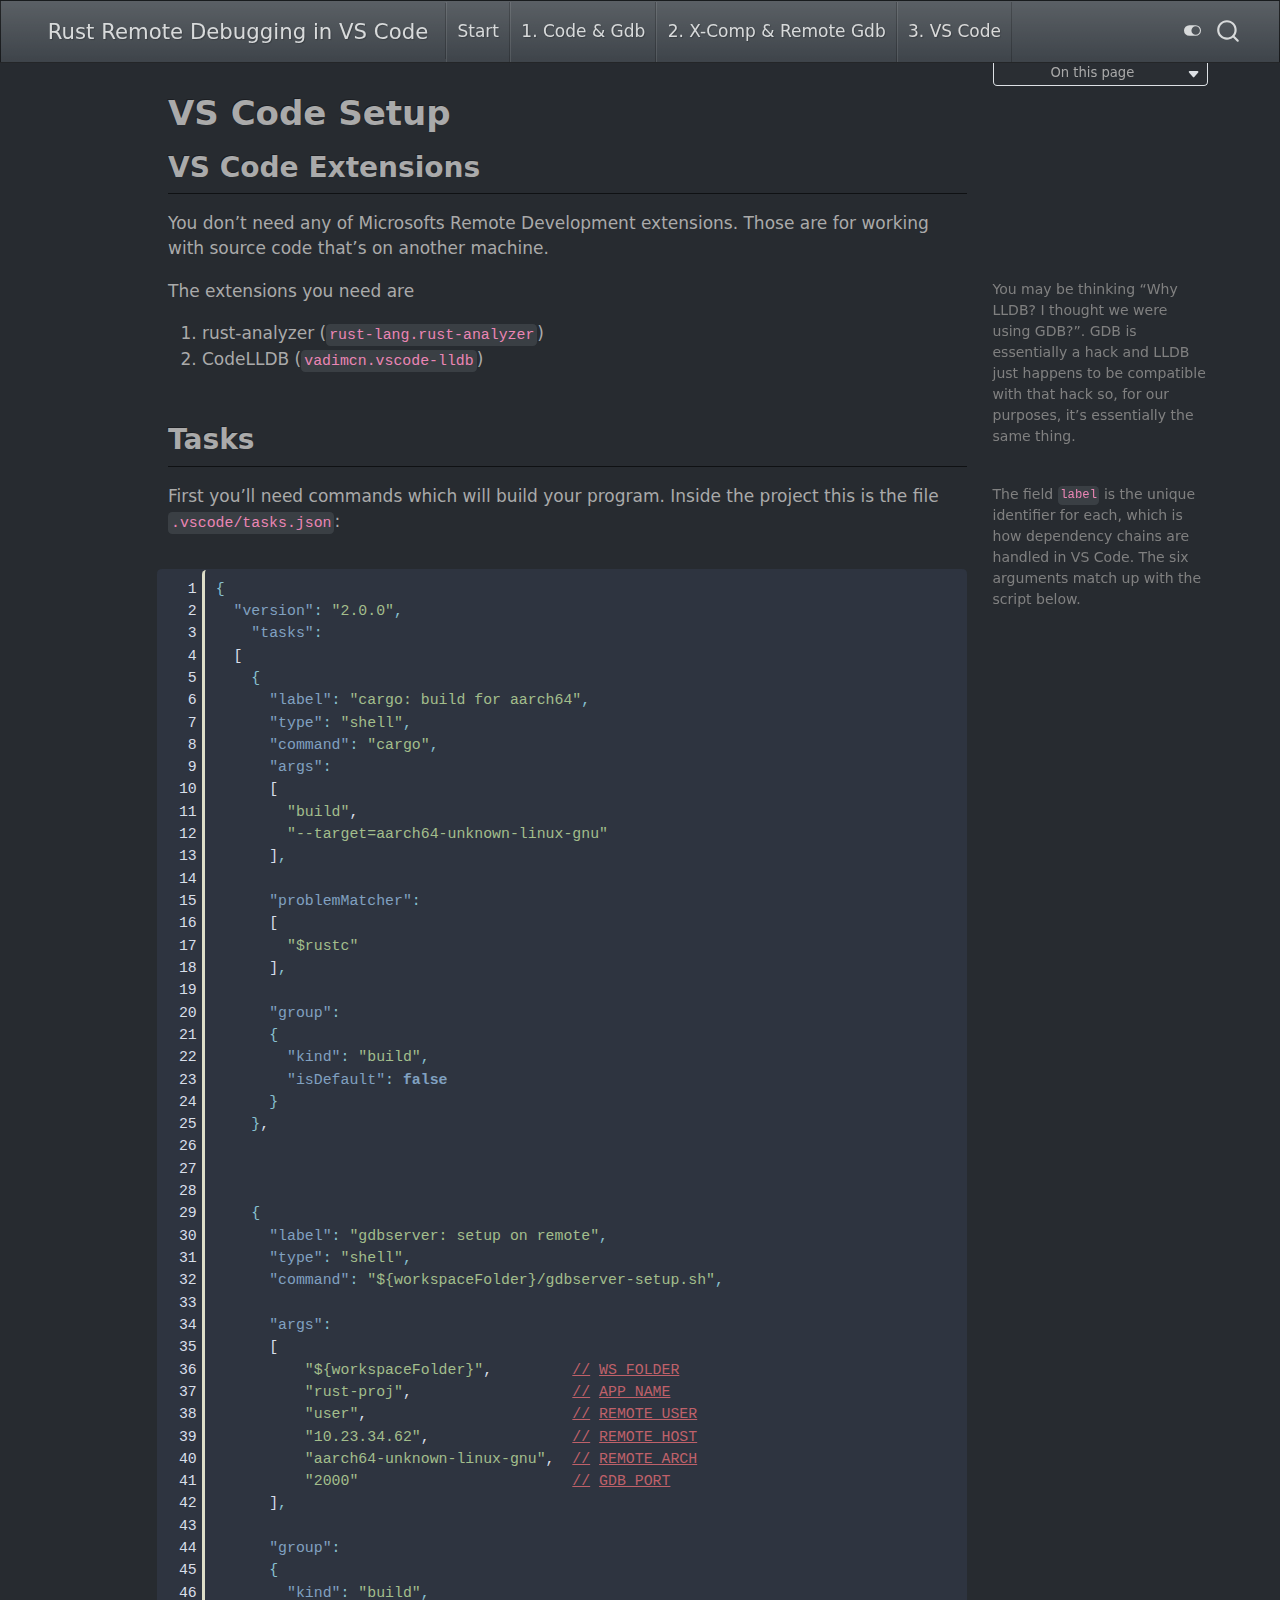
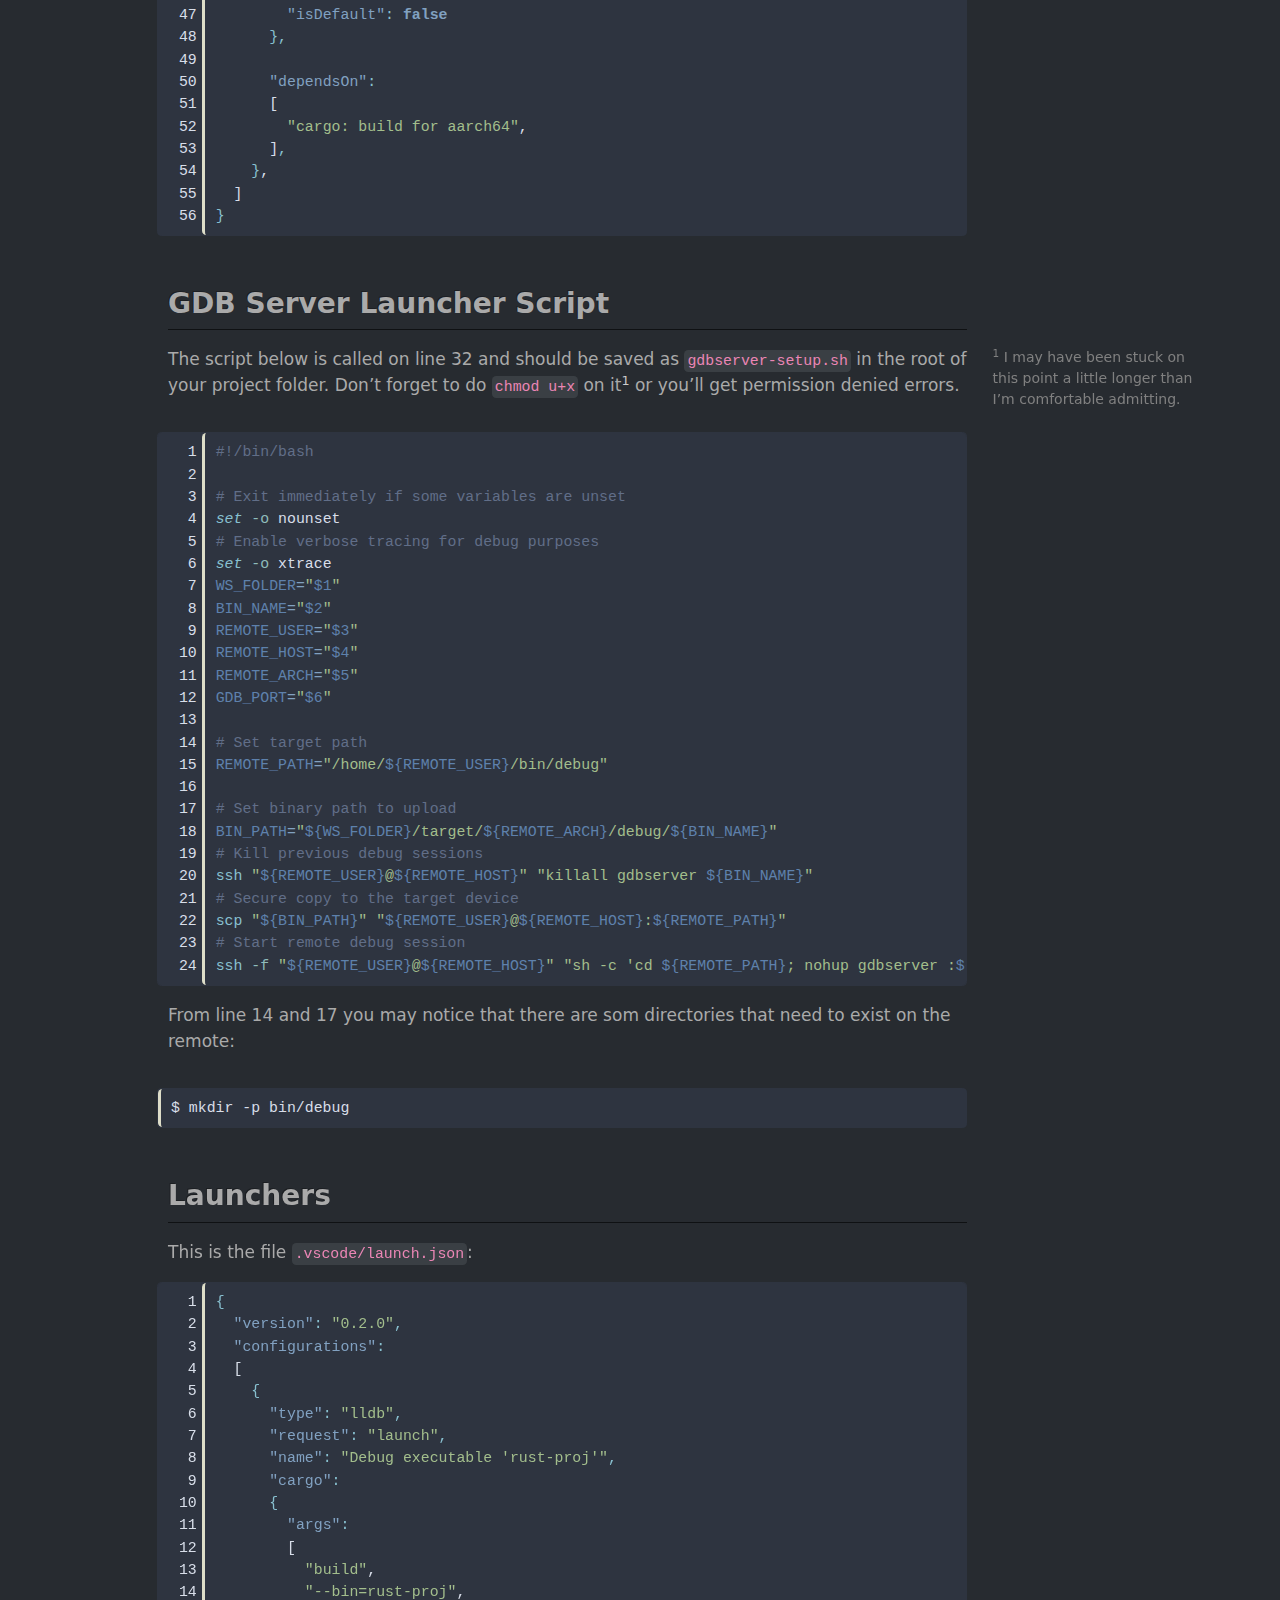
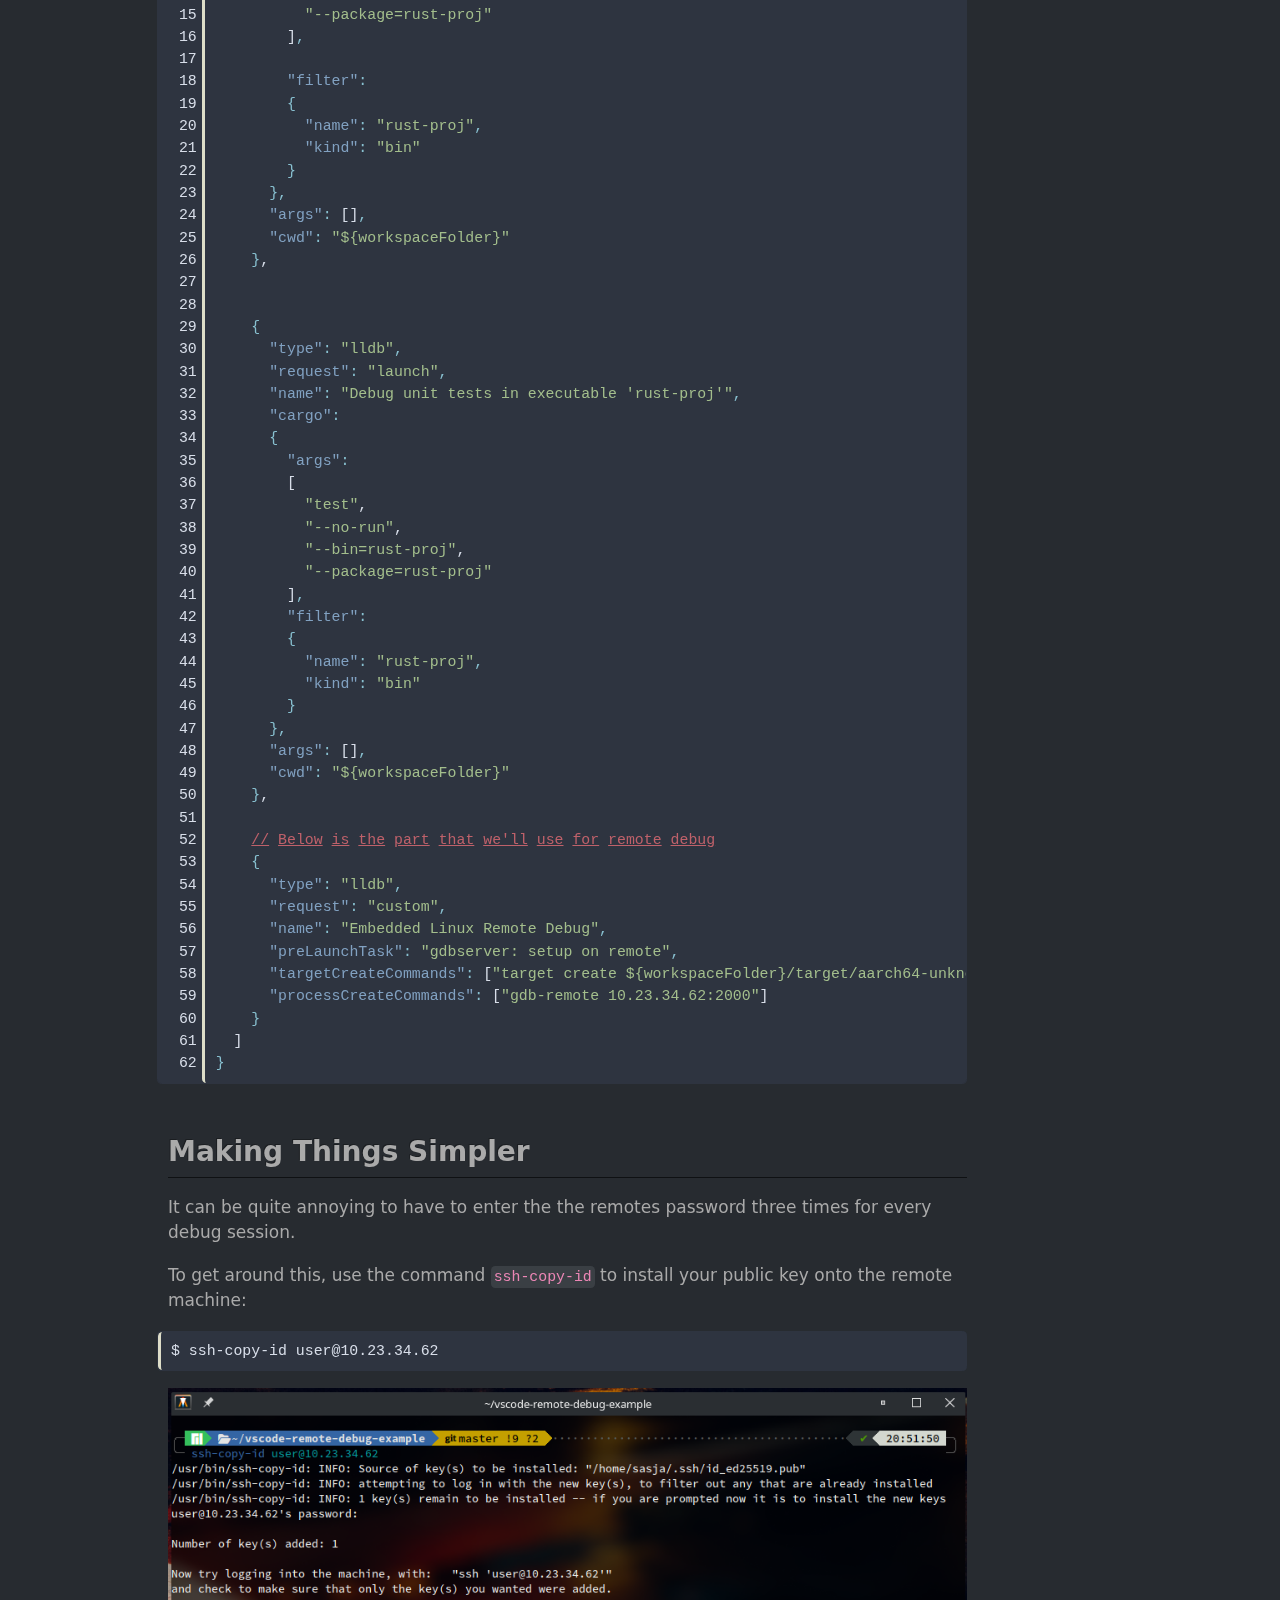
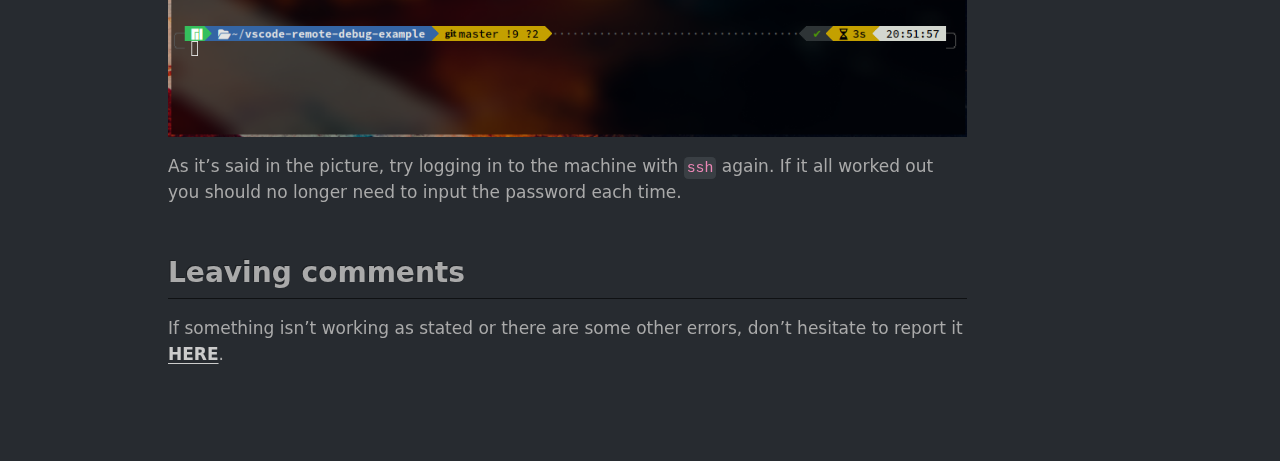
<file: docs/site/vscode-setup.html>
<!DOCTYPE html>
<html xmlns="http://www.w3.org/1999/xhtml" lang="en" xml:lang="en"><head>

<meta charset="utf-8">
<meta name="generator" content="quarto-99.9.9">

<meta name="viewport" content="width=device-width, initial-scale=1.0, user-scalable=yes">


<title>VS Code Setup – Rust Remote Debugging in VS Code</title>
<style>
code{white-space: pre-wrap;}
span.smallcaps{font-variant: small-caps;}
div.columns{display: flex; gap: min(4vw, 1.5em);}
div.column{flex: auto; overflow-x: auto;}
div.hanging-indent{margin-left: 1.5em; text-indent: -1.5em;}
ul.task-list{list-style: none;}
ul.task-list li input[type="checkbox"] {
  width: 0.8em;
  margin: 0 0.8em 0.2em -1em; /* quarto-specific, see https://github.com/quarto-dev/quarto-cli/issues/4556 */ 
  vertical-align: middle;
}
/* CSS for syntax highlighting */
pre > code.sourceCode { white-space: pre; position: relative; }
pre > code.sourceCode > span { line-height: 1.25; }
pre > code.sourceCode > span:empty { height: 1.2em; }
.sourceCode { overflow: visible; }
code.sourceCode > span { color: inherit; text-decoration: inherit; }
div.sourceCode { margin: 1em 0; }
pre.sourceCode { margin: 0; }
@media screen {
div.sourceCode { overflow: auto; }
}
@media print {
pre > code.sourceCode { white-space: pre-wrap; }
pre > code.sourceCode > span { display: inline-block; text-indent: -5em; padding-left: 5em; }
}
pre.numberSource code
  { counter-reset: source-line 0; }
pre.numberSource code > span
  { position: relative; left: -4em; counter-increment: source-line; }
pre.numberSource code > span > a:first-child::before
  { content: counter(source-line);
    position: relative; left: -1em; text-align: right; vertical-align: baseline;
    border: none; display: inline-block;
    -webkit-touch-callout: none; -webkit-user-select: none;
    -khtml-user-select: none; -moz-user-select: none;
    -ms-user-select: none; user-select: none;
    padding: 0 4px; width: 4em;
  }
pre.numberSource { margin-left: 3em;  padding-left: 4px; }
div.sourceCode
  {   }
@media screen {
pre > code.sourceCode > span > a:first-child::before { text-decoration: underline; }
}
</style>


<script src="../site_libs/quarto-nav/quarto-nav.js"></script>
<script src="../site_libs/quarto-nav/headroom.min.js"></script>
<script src="../site_libs/clipboard/clipboard.min.js"></script>
<script src="../site_libs/quarto-search/autocomplete.umd.js"></script>
<script src="../site_libs/quarto-search/fuse.min.js"></script>
<script src="../site_libs/quarto-search/quarto-search.js"></script>
<meta name="quarto:offset" content="../">
<script src="../site_libs/quarto-html/quarto.js"></script>
<script src="../site_libs/quarto-html/popper.min.js"></script>
<script src="../site_libs/quarto-html/tippy.umd.min.js"></script>
<script src="../site_libs/quarto-html/anchor.min.js"></script>
<link href="../site_libs/quarto-html/tippy.css" rel="stylesheet">
<link href="../site_libs/quarto-html/quarto-syntax-highlighting.css" rel="stylesheet" class="quarto-color-scheme" id="quarto-text-highlighting-styles">
<link href="../site_libs/quarto-html/quarto-syntax-highlighting-dark.css" rel="stylesheet" class="quarto-color-scheme quarto-color-alternate" id="quarto-text-highlighting-styles">
<script src="../site_libs/bootstrap/bootstrap.min.js"></script>
<link href="../site_libs/bootstrap/bootstrap-icons.css" rel="stylesheet">
<link href="../site_libs/bootstrap/bootstrap.min.css" rel="stylesheet" class="quarto-color-scheme" id="quarto-bootstrap" data-mode="dark">
<link href="../site_libs/bootstrap/bootstrap-dark.min.css" rel="stylesheet" class="quarto-color-scheme quarto-color-alternate" id="quarto-bootstrap" data-mode="dark">
<script src="../site_libs/quarto-contrib/glightbox/glightbox.min.js"></script>
<link href="../site_libs/quarto-contrib/glightbox/glightbox.min.css" rel="stylesheet">
<link href="../site_libs/quarto-contrib/glightbox/lightbox.css" rel="stylesheet">
<script id="quarto-search-options" type="application/json">{
  "location": "navbar",
  "copy-button": false,
  "collapse-after": 3,
  "panel-placement": "end",
  "type": "overlay",
  "limit": 50,
  "keyboard-shortcut": [
    "f",
    "/",
    "s"
  ],
  "show-item-context": false,
  "language": {
    "search-no-results-text": "No results",
    "search-matching-documents-text": "matching documents",
    "search-copy-link-title": "Copy link to search",
    "search-hide-matches-text": "Hide additional matches",
    "search-more-match-text": "more match in this document",
    "search-more-matches-text": "more matches in this document",
    "search-clear-button-title": "Clear",
    "search-text-placeholder": "",
    "search-detached-cancel-button-title": "Cancel",
    "search-submit-button-title": "Submit",
    "search-label": "Search"
  }
}</script>


</head>

<body class="nav-fixed">

<div id="quarto-search-results"></div>
  <header id="quarto-header" class="headroom fixed-top">
    <nav class="navbar navbar-expand-lg " data-bs-theme="dark">
      <div class="navbar-container container-fluid">
      <div class="navbar-brand-container mx-auto">
    <a class="navbar-brand" href="../index.html">
    <span class="navbar-title">Rust Remote Debugging in VS Code</span>
    </a>
  </div>
            <div id="quarto-search" class="" title="Search"></div>
          <button class="navbar-toggler" type="button" data-bs-toggle="collapse" data-bs-target="#navbarCollapse" aria-controls="navbarCollapse" role="menu" aria-expanded="false" aria-label="Toggle navigation" onclick="if (window.quartoToggleHeadroom) { window.quartoToggleHeadroom(); }">
  <span class="navbar-toggler-icon"></span>
</button>
          <div class="collapse navbar-collapse" id="navbarCollapse">
            <ul class="navbar-nav navbar-nav-scroll me-auto">
  <li class="nav-item">
    <a class="nav-link" href="../site/index.html"> 
<span class="menu-text">Start</span></a>
  </li>  
  <li class="nav-item">
    <a class="nav-link" href="../site/make-rust.html"> 
<span class="menu-text">1. Code &amp; Gdb</span></a>
  </li>  
  <li class="nav-item">
    <a class="nav-link" href="../site/xcomp-rdbg.html"> 
<span class="menu-text">2. X-Comp &amp; Remote Gdb</span></a>
  </li>  
  <li class="nav-item">
    <a class="nav-link active" href="../site/vscode-setup.html" aria-current="page"> 
<span class="menu-text">3. VS Code</span></a>
  </li>  
</ul>
          </div> <!-- /navcollapse -->
            <div class="quarto-navbar-tools">
  <a href="" class="quarto-color-scheme-toggle quarto-navigation-tool  px-1" onclick="window.quartoToggleColorScheme(); return false;" title="Toggle dark mode"><i class="bi"></i></a>
</div>
      </div> <!-- /container-fluid -->
    </nav>
</header>
<!-- content -->
<div id="quarto-content" class="quarto-container page-columns page-rows-contents page-layout-article page-navbar">
<!-- sidebar -->
<!-- margin-sidebar -->
    <div id="quarto-margin-sidebar" class="sidebar margin-sidebar">
        <nav id="TOC" role="doc-toc" class="toc-active">
    <h2 id="toc-title">On this page</h2>
   
  <ul>
  <li><a href="#vs-code-extensions" id="toc-vs-code-extensions" class="nav-link active" data-scroll-target="#vs-code-extensions">VS Code Extensions</a></li>
  <li><a href="#tasks" id="toc-tasks" class="nav-link" data-scroll-target="#tasks">Tasks</a></li>
  <li><a href="#gdb-server-launcher-script" id="toc-gdb-server-launcher-script" class="nav-link" data-scroll-target="#gdb-server-launcher-script">GDB Server Launcher Script</a></li>
  <li><a href="#launchers" id="toc-launchers" class="nav-link" data-scroll-target="#launchers">Launchers</a></li>
  <li><a href="#making-things-simpler" id="toc-making-things-simpler" class="nav-link" data-scroll-target="#making-things-simpler">Making Things Simpler</a></li>
  <li><a href="#leaving-comments" id="toc-leaving-comments" class="nav-link" data-scroll-target="#leaving-comments">Leaving comments</a></li>
  </ul>
</nav>
    </div>
<!-- main -->
<main class="content page-columns page-full" id="quarto-document-content">

<header id="title-block-header" class="quarto-title-block default">
<div class="quarto-title">
<h1 class="title">VS Code Setup</h1>
</div>



<div class="quarto-title-meta">

    
  
    
  </div>
  


</header>


<section id="vs-code-extensions" class="level2 page-columns page-full">
<h2 class="anchored" data-anchor-id="vs-code-extensions">VS Code Extensions</h2>
<p>You don’t need any of Microsofts Remote Development extensions. Those are for working with source code that’s on another machine.</p>
<p>The extensions you need are</p>

<div class="no-row-height column-margin column-container"><div class="">
<p>You may be thinking “Why LLDB? I thought we were using GDB?”. GDB is essentially a hack and LLDB just happens to be compatible with that hack so, for our purposes, it’s essentially the same thing.</p>
</div></div><ol type="1">
<li>rust-analyzer (<code>rust-lang.rust-analyzer</code>)</li>
<li>CodeLLDB (<code>vadimcn.vscode-lldb</code>)</li>
</ol>
</section>
<section id="tasks" class="level2 page-columns page-full">
<h2 class="anchored" data-anchor-id="tasks">Tasks</h2>
<p>First you’ll need commands which will build your program. Inside the project this is the file <code>.vscode/tasks.json</code>:</p>

<div class="no-row-height column-margin column-container"><div class="">
<p>The field <code>label</code> is the unique identifier for each, which is how dependency chains are handled in VS Code. The six arguments match up with the script below.</p>
</div></div><div class="sourceCode" id="cb1"><pre class="sourceCode numberSource json number-lines code-with-copy"><code class="sourceCode json"><span id="cb1-1"><a href="#cb1-1"></a><span class="fu">{</span></span>
<span id="cb1-2"><a href="#cb1-2"></a>  <span class="dt">"version"</span><span class="fu">:</span> <span class="st">"2.0.0"</span><span class="fu">,</span></span>
<span id="cb1-3"><a href="#cb1-3"></a>    <span class="dt">"tasks"</span><span class="fu">:</span> </span>
<span id="cb1-4"><a href="#cb1-4"></a>  <span class="ot">[</span></span>
<span id="cb1-5"><a href="#cb1-5"></a>    <span class="fu">{</span></span>
<span id="cb1-6"><a href="#cb1-6"></a>      <span class="dt">"label"</span><span class="fu">:</span> <span class="st">"cargo: build for aarch64"</span><span class="fu">,</span></span>
<span id="cb1-7"><a href="#cb1-7"></a>      <span class="dt">"type"</span><span class="fu">:</span> <span class="st">"shell"</span><span class="fu">,</span></span>
<span id="cb1-8"><a href="#cb1-8"></a>      <span class="dt">"command"</span><span class="fu">:</span> <span class="st">"cargo"</span><span class="fu">,</span></span>
<span id="cb1-9"><a href="#cb1-9"></a>      <span class="dt">"args"</span><span class="fu">:</span> </span>
<span id="cb1-10"><a href="#cb1-10"></a>      <span class="ot">[</span></span>
<span id="cb1-11"><a href="#cb1-11"></a>        <span class="st">"build"</span><span class="ot">,</span></span>
<span id="cb1-12"><a href="#cb1-12"></a>        <span class="st">"--target=aarch64-unknown-linux-gnu"</span></span>
<span id="cb1-13"><a href="#cb1-13"></a>      <span class="ot">]</span><span class="fu">,</span></span>
<span id="cb1-14"><a href="#cb1-14"></a></span>
<span id="cb1-15"><a href="#cb1-15"></a>      <span class="dt">"problemMatcher"</span><span class="fu">:</span> </span>
<span id="cb1-16"><a href="#cb1-16"></a>      <span class="ot">[</span></span>
<span id="cb1-17"><a href="#cb1-17"></a>        <span class="st">"$rustc"</span></span>
<span id="cb1-18"><a href="#cb1-18"></a>      <span class="ot">]</span><span class="fu">,</span></span>
<span id="cb1-19"><a href="#cb1-19"></a></span>
<span id="cb1-20"><a href="#cb1-20"></a>      <span class="dt">"group"</span><span class="fu">:</span></span>
<span id="cb1-21"><a href="#cb1-21"></a>      <span class="fu">{</span></span>
<span id="cb1-22"><a href="#cb1-22"></a>        <span class="dt">"kind"</span><span class="fu">:</span> <span class="st">"build"</span><span class="fu">,</span></span>
<span id="cb1-23"><a href="#cb1-23"></a>        <span class="dt">"isDefault"</span><span class="fu">:</span> <span class="kw">false</span></span>
<span id="cb1-24"><a href="#cb1-24"></a>      <span class="fu">}</span></span>
<span id="cb1-25"><a href="#cb1-25"></a>    <span class="fu">}</span><span class="ot">,</span></span>
<span id="cb1-26"><a href="#cb1-26"></a></span>
<span id="cb1-27"><a href="#cb1-27"></a></span>
<span id="cb1-28"><a href="#cb1-28"></a>    </span>
<span id="cb1-29"><a href="#cb1-29"></a>    <span class="fu">{</span></span>
<span id="cb1-30"><a href="#cb1-30"></a>      <span class="dt">"label"</span><span class="fu">:</span> <span class="st">"gdbserver: setup on remote"</span><span class="fu">,</span></span>
<span id="cb1-31"><a href="#cb1-31"></a>      <span class="dt">"type"</span><span class="fu">:</span> <span class="st">"shell"</span><span class="fu">,</span></span>
<span id="cb1-32"><a href="#cb1-32"></a>      <span class="dt">"command"</span><span class="fu">:</span> <span class="st">"${workspaceFolder}/gdbserver-setup.sh"</span><span class="fu">,</span></span>
<span id="cb1-33"><a href="#cb1-33"></a>       </span>
<span id="cb1-34"><a href="#cb1-34"></a>      <span class="dt">"args"</span><span class="fu">:</span></span>
<span id="cb1-35"><a href="#cb1-35"></a>      <span class="ot">[</span></span>
<span id="cb1-36"><a href="#cb1-36"></a>          <span class="st">"${workspaceFolder}"</span><span class="ot">,</span>         <span class="er">//</span> <span class="er">WS_FOLDER</span></span>
<span id="cb1-37"><a href="#cb1-37"></a>          <span class="st">"rust-proj"</span><span class="ot">,</span>                  <span class="er">//</span> <span class="er">APP_NAME</span></span>
<span id="cb1-38"><a href="#cb1-38"></a>          <span class="st">"user"</span><span class="ot">,</span>                       <span class="er">//</span> <span class="er">REMOTE_USER</span></span>
<span id="cb1-39"><a href="#cb1-39"></a>          <span class="st">"10.23.34.62"</span><span class="ot">,</span>                <span class="er">//</span> <span class="er">REMOTE_HOST</span></span>
<span id="cb1-40"><a href="#cb1-40"></a>          <span class="st">"aarch64-unknown-linux-gnu"</span><span class="ot">,</span>  <span class="er">//</span> <span class="er">REMOTE_ARCH</span></span>
<span id="cb1-41"><a href="#cb1-41"></a>          <span class="st">"2000"</span>                        <span class="er">//</span> <span class="er">GDB_PORT</span></span>
<span id="cb1-42"><a href="#cb1-42"></a>      <span class="ot">]</span><span class="fu">,</span></span>
<span id="cb1-43"><a href="#cb1-43"></a></span>
<span id="cb1-44"><a href="#cb1-44"></a>      <span class="dt">"group"</span><span class="fu">:</span> </span>
<span id="cb1-45"><a href="#cb1-45"></a>      <span class="fu">{</span></span>
<span id="cb1-46"><a href="#cb1-46"></a>        <span class="dt">"kind"</span><span class="fu">:</span> <span class="st">"build"</span><span class="fu">,</span></span>
<span id="cb1-47"><a href="#cb1-47"></a>        <span class="dt">"isDefault"</span><span class="fu">:</span> <span class="kw">false</span></span>
<span id="cb1-48"><a href="#cb1-48"></a>      <span class="fu">},</span></span>
<span id="cb1-49"><a href="#cb1-49"></a>      </span>
<span id="cb1-50"><a href="#cb1-50"></a>      <span class="dt">"dependsOn"</span><span class="fu">:</span></span>
<span id="cb1-51"><a href="#cb1-51"></a>      <span class="ot">[</span></span>
<span id="cb1-52"><a href="#cb1-52"></a>        <span class="st">"cargo: build for aarch64"</span><span class="ot">,</span></span>
<span id="cb1-53"><a href="#cb1-53"></a>      <span class="ot">]</span><span class="fu">,</span></span>
<span id="cb1-54"><a href="#cb1-54"></a>    <span class="fu">}</span><span class="ot">,</span></span>
<span id="cb1-55"><a href="#cb1-55"></a>  <span class="ot">]</span></span>
<span id="cb1-56"><a href="#cb1-56"></a><span class="fu">}</span></span></code><button title="Copy to Clipboard" class="code-copy-button"><i class="bi"></i></button></pre></div>
</section>
<section id="gdb-server-launcher-script" class="level2 page-columns page-full">
<h2 class="anchored" data-anchor-id="gdb-server-launcher-script">GDB Server Launcher Script</h2>
<p>The script below is called on line 32 and should be saved as <code>gdbserver-setup.sh</code> in the root of your project folder. Don’t forget to do <code>chmod u+x</code> on it<a href="#fn1" class="footnote-ref" id="fnref1" role="doc-noteref"><sup>1</sup></a> or you’ll get permission denied errors.</p>
<div class="no-row-height column-margin column-container"><div id="fn1"><p><sup>1</sup>&nbsp;I may have been stuck on this point a little longer than I’m comfortable admitting.</p></div></div><div class="sourceCode" id="cb2"><pre class="sourceCode numberSource bash number-lines code-with-copy"><code class="sourceCode bash"><span id="cb2-1"><a href="#cb2-1"></a><span class="co">#!/bin/bash</span></span>
<span id="cb2-2"><a href="#cb2-2"></a></span>
<span id="cb2-3"><a href="#cb2-3"></a><span class="co"># Exit immediately if some variables are unset</span></span>
<span id="cb2-4"><a href="#cb2-4"></a><span class="bu">set</span> <span class="at">-o</span> nounset</span>
<span id="cb2-5"><a href="#cb2-5"></a><span class="co"># Enable verbose tracing for debug purposes</span></span>
<span id="cb2-6"><a href="#cb2-6"></a><span class="bu">set</span> <span class="at">-o</span> xtrace</span>
<span id="cb2-7"><a href="#cb2-7"></a><span class="va">WS_FOLDER</span><span class="op">=</span><span class="st">"</span><span class="va">$1</span><span class="st">"</span></span>
<span id="cb2-8"><a href="#cb2-8"></a><span class="va">BIN_NAME</span><span class="op">=</span><span class="st">"</span><span class="va">$2</span><span class="st">"</span></span>
<span id="cb2-9"><a href="#cb2-9"></a><span class="va">REMOTE_USER</span><span class="op">=</span><span class="st">"</span><span class="va">$3</span><span class="st">"</span></span>
<span id="cb2-10"><a href="#cb2-10"></a><span class="va">REMOTE_HOST</span><span class="op">=</span><span class="st">"</span><span class="va">$4</span><span class="st">"</span></span>
<span id="cb2-11"><a href="#cb2-11"></a><span class="va">REMOTE_ARCH</span><span class="op">=</span><span class="st">"</span><span class="va">$5</span><span class="st">"</span></span>
<span id="cb2-12"><a href="#cb2-12"></a><span class="va">GDB_PORT</span><span class="op">=</span><span class="st">"</span><span class="va">$6</span><span class="st">"</span></span>
<span id="cb2-13"><a href="#cb2-13"></a></span>
<span id="cb2-14"><a href="#cb2-14"></a><span class="co"># Set target path</span></span>
<span id="cb2-15"><a href="#cb2-15"></a><span class="va">REMOTE_PATH</span><span class="op">=</span><span class="st">"/home/</span><span class="va">${REMOTE_USER}</span><span class="st">/bin/debug"</span></span>
<span id="cb2-16"><a href="#cb2-16"></a></span>
<span id="cb2-17"><a href="#cb2-17"></a><span class="co"># Set binary path to upload</span></span>
<span id="cb2-18"><a href="#cb2-18"></a><span class="va">BIN_PATH</span><span class="op">=</span><span class="st">"</span><span class="va">${WS_FOLDER}</span><span class="st">/target/</span><span class="va">${REMOTE_ARCH}</span><span class="st">/debug/</span><span class="va">${BIN_NAME}</span><span class="st">"</span></span>
<span id="cb2-19"><a href="#cb2-19"></a><span class="co"># Kill previous debug sessions</span></span>
<span id="cb2-20"><a href="#cb2-20"></a><span class="fu">ssh</span> <span class="st">"</span><span class="va">${REMOTE_USER}</span><span class="st">@</span><span class="va">${REMOTE_HOST}</span><span class="st">"</span> <span class="st">"killall gdbserver </span><span class="va">${BIN_NAME}</span><span class="st">"</span></span>
<span id="cb2-21"><a href="#cb2-21"></a><span class="co"># Secure copy to the target device</span></span>
<span id="cb2-22"><a href="#cb2-22"></a><span class="fu">scp</span> <span class="st">"</span><span class="va">${BIN_PATH}</span><span class="st">"</span> <span class="st">"</span><span class="va">${REMOTE_USER}</span><span class="st">@</span><span class="va">${REMOTE_HOST}</span><span class="st">:</span><span class="va">${REMOTE_PATH}</span><span class="st">"</span></span>
<span id="cb2-23"><a href="#cb2-23"></a><span class="co"># Start remote debug session</span></span>
<span id="cb2-24"><a href="#cb2-24"></a><span class="fu">ssh</span> <span class="at">-f</span> <span class="st">"</span><span class="va">${REMOTE_USER}</span><span class="st">@</span><span class="va">${REMOTE_HOST}</span><span class="st">"</span> <span class="st">"sh -c 'cd </span><span class="va">${REMOTE_PATH}</span><span class="st">; nohup gdbserver :</span><span class="va">${GDB_PORT}</span><span class="st"> ./</span><span class="va">${BIN_NAME}</span><span class="st"> &gt; ./console.log 2&gt;&amp;1 &amp;'"</span></span></code><button title="Copy to Clipboard" class="code-copy-button"><i class="bi"></i></button></pre></div>
<p>From line 14 and 17 you may notice that there are som directories that need to exist on the remote:</p>
<div class="sourceCode" id="cb3"><pre class="sourceCode default code-with-copy"><code class="sourceCode default"><span id="cb3-1"><a href="#cb3-1" aria-hidden="true" tabindex="-1"></a>$ mkdir -p bin/debug</span></code><button title="Copy to Clipboard" class="code-copy-button"><i class="bi"></i></button></pre></div>
</section>
<section id="launchers" class="level2">
<h2 class="anchored" data-anchor-id="launchers">Launchers</h2>
<p>This is the file <code>.vscode/launch.json</code>:</p>
<div class="sourceCode" id="cb4"><pre class="sourceCode numberSource json number-lines code-with-copy"><code class="sourceCode json"><span id="cb4-1"><a href="#cb4-1"></a><span class="fu">{</span></span>
<span id="cb4-2"><a href="#cb4-2"></a>  <span class="dt">"version"</span><span class="fu">:</span> <span class="st">"0.2.0"</span><span class="fu">,</span></span>
<span id="cb4-3"><a href="#cb4-3"></a>  <span class="dt">"configurations"</span><span class="fu">:</span></span>
<span id="cb4-4"><a href="#cb4-4"></a>  <span class="ot">[</span></span>
<span id="cb4-5"><a href="#cb4-5"></a>    <span class="fu">{</span></span>
<span id="cb4-6"><a href="#cb4-6"></a>      <span class="dt">"type"</span><span class="fu">:</span> <span class="st">"lldb"</span><span class="fu">,</span></span>
<span id="cb4-7"><a href="#cb4-7"></a>      <span class="dt">"request"</span><span class="fu">:</span> <span class="st">"launch"</span><span class="fu">,</span></span>
<span id="cb4-8"><a href="#cb4-8"></a>      <span class="dt">"name"</span><span class="fu">:</span> <span class="st">"Debug executable 'rust-proj'"</span><span class="fu">,</span></span>
<span id="cb4-9"><a href="#cb4-9"></a>      <span class="dt">"cargo"</span><span class="fu">:</span></span>
<span id="cb4-10"><a href="#cb4-10"></a>      <span class="fu">{</span></span>
<span id="cb4-11"><a href="#cb4-11"></a>        <span class="dt">"args"</span><span class="fu">:</span></span>
<span id="cb4-12"><a href="#cb4-12"></a>        <span class="ot">[</span></span>
<span id="cb4-13"><a href="#cb4-13"></a>          <span class="st">"build"</span><span class="ot">,</span></span>
<span id="cb4-14"><a href="#cb4-14"></a>          <span class="st">"--bin=rust-proj"</span><span class="ot">,</span></span>
<span id="cb4-15"><a href="#cb4-15"></a>          <span class="st">"--package=rust-proj"</span></span>
<span id="cb4-16"><a href="#cb4-16"></a>        <span class="ot">]</span><span class="fu">,</span></span>
<span id="cb4-17"><a href="#cb4-17"></a></span>
<span id="cb4-18"><a href="#cb4-18"></a>        <span class="dt">"filter"</span><span class="fu">:</span></span>
<span id="cb4-19"><a href="#cb4-19"></a>        <span class="fu">{</span></span>
<span id="cb4-20"><a href="#cb4-20"></a>          <span class="dt">"name"</span><span class="fu">:</span> <span class="st">"rust-proj"</span><span class="fu">,</span></span>
<span id="cb4-21"><a href="#cb4-21"></a>          <span class="dt">"kind"</span><span class="fu">:</span> <span class="st">"bin"</span></span>
<span id="cb4-22"><a href="#cb4-22"></a>        <span class="fu">}</span></span>
<span id="cb4-23"><a href="#cb4-23"></a>      <span class="fu">},</span></span>
<span id="cb4-24"><a href="#cb4-24"></a>      <span class="dt">"args"</span><span class="fu">:</span> <span class="ot">[]</span><span class="fu">,</span></span>
<span id="cb4-25"><a href="#cb4-25"></a>      <span class="dt">"cwd"</span><span class="fu">:</span> <span class="st">"${workspaceFolder}"</span></span>
<span id="cb4-26"><a href="#cb4-26"></a>    <span class="fu">}</span><span class="ot">,</span></span>
<span id="cb4-27"><a href="#cb4-27"></a></span>
<span id="cb4-28"><a href="#cb4-28"></a></span>
<span id="cb4-29"><a href="#cb4-29"></a>    <span class="fu">{</span></span>
<span id="cb4-30"><a href="#cb4-30"></a>      <span class="dt">"type"</span><span class="fu">:</span> <span class="st">"lldb"</span><span class="fu">,</span></span>
<span id="cb4-31"><a href="#cb4-31"></a>      <span class="dt">"request"</span><span class="fu">:</span> <span class="st">"launch"</span><span class="fu">,</span></span>
<span id="cb4-32"><a href="#cb4-32"></a>      <span class="dt">"name"</span><span class="fu">:</span> <span class="st">"Debug unit tests in executable 'rust-proj'"</span><span class="fu">,</span></span>
<span id="cb4-33"><a href="#cb4-33"></a>      <span class="dt">"cargo"</span><span class="fu">:</span></span>
<span id="cb4-34"><a href="#cb4-34"></a>      <span class="fu">{</span></span>
<span id="cb4-35"><a href="#cb4-35"></a>        <span class="dt">"args"</span><span class="fu">:</span></span>
<span id="cb4-36"><a href="#cb4-36"></a>        <span class="ot">[</span></span>
<span id="cb4-37"><a href="#cb4-37"></a>          <span class="st">"test"</span><span class="ot">,</span></span>
<span id="cb4-38"><a href="#cb4-38"></a>          <span class="st">"--no-run"</span><span class="ot">,</span></span>
<span id="cb4-39"><a href="#cb4-39"></a>          <span class="st">"--bin=rust-proj"</span><span class="ot">,</span></span>
<span id="cb4-40"><a href="#cb4-40"></a>          <span class="st">"--package=rust-proj"</span></span>
<span id="cb4-41"><a href="#cb4-41"></a>        <span class="ot">]</span><span class="fu">,</span></span>
<span id="cb4-42"><a href="#cb4-42"></a>        <span class="dt">"filter"</span><span class="fu">:</span></span>
<span id="cb4-43"><a href="#cb4-43"></a>        <span class="fu">{</span></span>
<span id="cb4-44"><a href="#cb4-44"></a>          <span class="dt">"name"</span><span class="fu">:</span> <span class="st">"rust-proj"</span><span class="fu">,</span></span>
<span id="cb4-45"><a href="#cb4-45"></a>          <span class="dt">"kind"</span><span class="fu">:</span> <span class="st">"bin"</span></span>
<span id="cb4-46"><a href="#cb4-46"></a>        <span class="fu">}</span></span>
<span id="cb4-47"><a href="#cb4-47"></a>      <span class="fu">},</span></span>
<span id="cb4-48"><a href="#cb4-48"></a>      <span class="dt">"args"</span><span class="fu">:</span> <span class="ot">[]</span><span class="fu">,</span></span>
<span id="cb4-49"><a href="#cb4-49"></a>      <span class="dt">"cwd"</span><span class="fu">:</span> <span class="st">"${workspaceFolder}"</span></span>
<span id="cb4-50"><a href="#cb4-50"></a>    <span class="fu">}</span><span class="ot">,</span></span>
<span id="cb4-51"><a href="#cb4-51"></a></span>
<span id="cb4-52"><a href="#cb4-52"></a>    <span class="er">//</span> <span class="er">Below</span> <span class="er">is</span> <span class="er">the</span> <span class="er">part</span> <span class="er">that</span> <span class="er">we'll</span> <span class="er">use</span> <span class="er">for</span> <span class="er">remote</span> <span class="er">debug</span></span>
<span id="cb4-53"><a href="#cb4-53"></a>    <span class="fu">{</span></span>
<span id="cb4-54"><a href="#cb4-54"></a>      <span class="dt">"type"</span><span class="fu">:</span> <span class="st">"lldb"</span><span class="fu">,</span></span>
<span id="cb4-55"><a href="#cb4-55"></a>      <span class="dt">"request"</span><span class="fu">:</span> <span class="st">"custom"</span><span class="fu">,</span></span>
<span id="cb4-56"><a href="#cb4-56"></a>      <span class="dt">"name"</span><span class="fu">:</span> <span class="st">"Embedded Linux Remote Debug"</span><span class="fu">,</span></span>
<span id="cb4-57"><a href="#cb4-57"></a>      <span class="dt">"preLaunchTask"</span><span class="fu">:</span> <span class="st">"gdbserver: setup on remote"</span><span class="fu">,</span></span>
<span id="cb4-58"><a href="#cb4-58"></a>      <span class="dt">"targetCreateCommands"</span><span class="fu">:</span> <span class="ot">[</span><span class="st">"target create ${workspaceFolder}/target/aarch64-unknown-linux-gnu/debug/rust-proj"</span><span class="ot">]</span><span class="fu">,</span></span>
<span id="cb4-59"><a href="#cb4-59"></a>      <span class="dt">"processCreateCommands"</span><span class="fu">:</span> <span class="ot">[</span><span class="st">"gdb-remote 10.23.34.62:2000"</span><span class="ot">]</span></span>
<span id="cb4-60"><a href="#cb4-60"></a>    <span class="fu">}</span></span>
<span id="cb4-61"><a href="#cb4-61"></a>  <span class="ot">]</span></span>
<span id="cb4-62"><a href="#cb4-62"></a><span class="fu">}</span></span></code><button title="Copy to Clipboard" class="code-copy-button"><i class="bi"></i></button></pre></div>
</section>
<section id="making-things-simpler" class="level2">
<h2 class="anchored" data-anchor-id="making-things-simpler">Making Things Simpler</h2>
<p>It can be quite annoying to have to enter the the remotes password three times for every debug session.</p>
<p>To get around this, use the command <code>ssh-copy-id</code> to install your public key onto the remote machine:</p>
<div class="sourceCode" id="cb5"><pre class="sourceCode default code-with-copy"><code class="sourceCode default"><span id="cb5-1"><a href="#cb5-1" aria-hidden="true" tabindex="-1"></a>$ ssh-copy-id user@10.23.34.62</span></code><button title="Copy to Clipboard" class="code-copy-button"><i class="bi"></i></button></pre></div>
<p><a href="ssh-copy-id-success.png" class="lightbox" data-gallery="quarto-lightbox-gallery-1"><img src="ssh-copy-id-success.png" class="img-fluid"></a></p>
<p>As it’s said in the picture, try logging in to the machine with <code>ssh</code> again. If it all worked out you should no longer need to input the password each time.</p>
</section>
<section id="leaving-comments" class="level2">
<h2 class="anchored" data-anchor-id="leaving-comments">Leaving comments</h2>
<p>If something isn’t working as stated or there are some other errors, don’t hesitate to report it <a href="https://github.com/sasja-san/vscode-remote-debug-example/issues"><strong>HERE</strong></a>.</p>


</section>


</main> <!-- /main -->
<script id="quarto-html-after-body" type="application/javascript">
window.document.addEventListener("DOMContentLoaded", function (event) {
  const toggleBodyColorMode = (bsSheetEl) => {
    const mode = bsSheetEl.getAttribute("data-mode");
    const bodyEl = window.document.querySelector("body");
    if (mode === "dark") {
      bodyEl.classList.add("quarto-dark");
      bodyEl.classList.remove("quarto-light");
    } else {
      bodyEl.classList.add("quarto-light");
      bodyEl.classList.remove("quarto-dark");
    }
  }
  const toggleBodyColorPrimary = () => {
    const bsSheetEl = window.document.querySelector("link#quarto-bootstrap");
    if (bsSheetEl) {
      toggleBodyColorMode(bsSheetEl);
    }
  }
  toggleBodyColorPrimary();  
  const disableStylesheet = (stylesheets) => {
    for (let i=0; i < stylesheets.length; i++) {
      const stylesheet = stylesheets[i];
      stylesheet.rel = 'prefetch';
    }
  }
  const enableStylesheet = (stylesheets) => {
    for (let i=0; i < stylesheets.length; i++) {
      const stylesheet = stylesheets[i];
      stylesheet.rel = 'stylesheet';
    }
  }
  const manageTransitions = (selector, allowTransitions) => {
    const els = window.document.querySelectorAll(selector);
    for (let i=0; i < els.length; i++) {
      const el = els[i];
      if (allowTransitions) {
        el.classList.remove('notransition');
      } else {
        el.classList.add('notransition');
      }
    }
  }
  const toggleGiscusIfUsed = (isAlternate, darkModeDefault) => {
    const baseTheme = document.querySelector('#giscus-base-theme')?.value ?? 'light';
    const alternateTheme = document.querySelector('#giscus-alt-theme')?.value ?? 'dark';
    let newTheme = '';
    if(darkModeDefault) {
      newTheme = isAlternate ? baseTheme : alternateTheme;
    } else {
      newTheme = isAlternate ? alternateTheme : baseTheme;
    }
    const changeGiscusTheme = () => {
      // From: https://github.com/giscus/giscus/issues/336
      const sendMessage = (message) => {
        const iframe = document.querySelector('iframe.giscus-frame');
        if (!iframe) return;
        iframe.contentWindow.postMessage({ giscus: message }, 'https://giscus.app');
      }
      sendMessage({
        setConfig: {
          theme: newTheme
        }
      });
    }
    const isGiscussLoaded = window.document.querySelector('iframe.giscus-frame') !== null;
    if (isGiscussLoaded) {
      changeGiscusTheme();
    }
  }
  const toggleColorMode = (alternate) => {
    // Switch the stylesheets
    const alternateStylesheets = window.document.querySelectorAll('link.quarto-color-scheme.quarto-color-alternate');
    manageTransitions('#quarto-margin-sidebar .nav-link', false);
    if (alternate) {
      enableStylesheet(alternateStylesheets);
      for (const sheetNode of alternateStylesheets) {
        if (sheetNode.id === "quarto-bootstrap") {
          toggleBodyColorMode(sheetNode);
        }
      }
    } else {
      disableStylesheet(alternateStylesheets);
      toggleBodyColorPrimary();
    }
    manageTransitions('#quarto-margin-sidebar .nav-link', true);
    // Switch the toggles
    const toggles = window.document.querySelectorAll('.quarto-color-scheme-toggle');
    for (let i=0; i < toggles.length; i++) {
      const toggle = toggles[i];
      if (toggle) {
        if (alternate) {
          toggle.classList.add("alternate");     
        } else {
          toggle.classList.remove("alternate");
        }
      }
    }
    // Hack to workaround the fact that safari doesn't
    // properly recolor the scrollbar when toggling (#1455)
    if (navigator.userAgent.indexOf('Safari') > 0 && navigator.userAgent.indexOf('Chrome') == -1) {
      manageTransitions("body", false);
      window.scrollTo(0, 1);
      setTimeout(() => {
        window.scrollTo(0, 0);
        manageTransitions("body", true);
      }, 40);  
    }
  }
  const isFileUrl = () => { 
    return window.location.protocol === 'file:';
  }
  const hasAlternateSentinel = () => {  
    let styleSentinel = getColorSchemeSentinel();
    if (styleSentinel !== null) {
      return styleSentinel === "alternate";
    } else {
      return false;
    }
  }
  const setStyleSentinel = (alternate) => {
    const value = alternate ? "alternate" : "default";
    if (!isFileUrl()) {
      window.localStorage.setItem("quarto-color-scheme", value);
    } else {
      localAlternateSentinel = value;
    }
  }
  const getColorSchemeSentinel = () => {
    if (!isFileUrl()) {
      const storageValue = window.localStorage.getItem("quarto-color-scheme");
      return storageValue != null ? storageValue : localAlternateSentinel;
    } else {
      return localAlternateSentinel;
    }
  }
  const darkModeDefault = true;
  let localAlternateSentinel = darkModeDefault ? 'alternate' : 'default';
  // Dark / light mode switch
  window.quartoToggleColorScheme = () => {
    // Read the current dark / light value 
    let toAlternate = !hasAlternateSentinel();
    toggleColorMode(toAlternate);
    setStyleSentinel(toAlternate);
    toggleGiscusIfUsed(toAlternate, darkModeDefault);
  };
  // Ensure there is a toggle, if there isn't float one in the top right
  if (window.document.querySelector('.quarto-color-scheme-toggle') === null) {
    const a = window.document.createElement('a');
    a.classList.add('top-right');
    a.classList.add('quarto-color-scheme-toggle');
    a.href = "";
    a.onclick = function() { try { window.quartoToggleColorScheme(); } catch {} return false; };
    const i = window.document.createElement("i");
    i.classList.add('bi');
    a.appendChild(i);
    window.document.body.appendChild(a);
  }
  // Switch to dark mode if need be
  if (hasAlternateSentinel()) {
    toggleColorMode(true);
  } else {
    toggleColorMode(false);
  }
  const icon = "";
  const anchorJS = new window.AnchorJS();
  anchorJS.options = {
    placement: 'right',
    icon: icon
  };
  anchorJS.add('.anchored');
  const isCodeAnnotation = (el) => {
    for (const clz of el.classList) {
      if (clz.startsWith('code-annotation-')) {                     
        return true;
      }
    }
    return false;
  }
  const onCopySuccess = function(e) {
    // button target
    const button = e.trigger;
    // don't keep focus
    button.blur();
    // flash "checked"
    button.classList.add('code-copy-button-checked');
    var currentTitle = button.getAttribute("title");
    button.setAttribute("title", "Copied!");
    let tooltip;
    if (window.bootstrap) {
      button.setAttribute("data-bs-toggle", "tooltip");
      button.setAttribute("data-bs-placement", "left");
      button.setAttribute("data-bs-title", "Copied!");
      tooltip = new bootstrap.Tooltip(button, 
        { trigger: "manual", 
          customClass: "code-copy-button-tooltip",
          offset: [0, -8]});
      tooltip.show();    
    }
    setTimeout(function() {
      if (tooltip) {
        tooltip.hide();
        button.removeAttribute("data-bs-title");
        button.removeAttribute("data-bs-toggle");
        button.removeAttribute("data-bs-placement");
      }
      button.setAttribute("title", currentTitle);
      button.classList.remove('code-copy-button-checked');
    }, 1000);
    // clear code selection
    e.clearSelection();
  }
  const getTextToCopy = function(trigger) {
      const codeEl = trigger.previousElementSibling.cloneNode(true);
      for (const childEl of codeEl.children) {
        if (isCodeAnnotation(childEl)) {
          childEl.remove();
        }
      }
      return codeEl.innerText;
  }
  const clipboard = new window.ClipboardJS('.code-copy-button:not([data-in-quarto-modal])', {
    text: getTextToCopy
  });
  clipboard.on('success', onCopySuccess);
  if (window.document.getElementById('quarto-embedded-source-code-modal')) {
    // For code content inside modals, clipBoardJS needs to be initialized with a container option
    // TODO: Check when it could be a function (https://github.com/zenorocha/clipboard.js/issues/860)
    const clipboardModal = new window.ClipboardJS('.code-copy-button[data-in-quarto-modal]', {
      text: getTextToCopy,
      container: window.document.getElementById('quarto-embedded-source-code-modal')
    });
    clipboardModal.on('success', onCopySuccess);
  }
    var localhostRegex = new RegExp(/^(?:http|https):\/\/localhost\:?[0-9]*\//);
    var mailtoRegex = new RegExp(/^mailto:/);
      var filterRegex = new RegExp('/' + window.location.host + '/');
    var isInternal = (href) => {
        return filterRegex.test(href) || localhostRegex.test(href) || mailtoRegex.test(href);
    }
    // Inspect non-navigation links and adorn them if external
 	var links = window.document.querySelectorAll('a[href]:not(.nav-link):not(.navbar-brand):not(.toc-action):not(.sidebar-link):not(.sidebar-item-toggle):not(.pagination-link):not(.no-external):not([aria-hidden]):not(.dropdown-item):not(.quarto-navigation-tool):not(.about-link)');
    for (var i=0; i<links.length; i++) {
      const link = links[i];
      if (!isInternal(link.href)) {
        // undo the damage that might have been done by quarto-nav.js in the case of
        // links that we want to consider external
        if (link.dataset.originalHref !== undefined) {
          link.href = link.dataset.originalHref;
        }
      }
    }
  function tippyHover(el, contentFn, onTriggerFn, onUntriggerFn) {
    const config = {
      allowHTML: true,
      maxWidth: 500,
      delay: 100,
      arrow: false,
      appendTo: function(el) {
          return el.parentElement;
      },
      interactive: true,
      interactiveBorder: 10,
      theme: 'quarto',
      placement: 'bottom-start',
    };
    if (contentFn) {
      config.content = contentFn;
    }
    if (onTriggerFn) {
      config.onTrigger = onTriggerFn;
    }
    if (onUntriggerFn) {
      config.onUntrigger = onUntriggerFn;
    }
    window.tippy(el, config); 
  }
  const noterefs = window.document.querySelectorAll('a[role="doc-noteref"]');
  for (var i=0; i<noterefs.length; i++) {
    const ref = noterefs[i];
    tippyHover(ref, function() {
      // use id or data attribute instead here
      let href = ref.getAttribute('data-footnote-href') || ref.getAttribute('href');
      try { href = new URL(href).hash; } catch {}
      const id = href.replace(/^#\/?/, "");
      const note = window.document.getElementById(id);
      if (note) {
        return note.innerHTML;
      } else {
        return "";
      }
    });
  }
  const xrefs = window.document.querySelectorAll('a.quarto-xref');
  const processXRef = (id, note) => {
    // Strip column container classes
    const stripColumnClz = (el) => {
      el.classList.remove("page-full", "page-columns");
      if (el.children) {
        for (const child of el.children) {
          stripColumnClz(child);
        }
      }
    }
    stripColumnClz(note)
    if (id === null || id.startsWith('sec-')) {
      // Special case sections, only their first couple elements
      const container = document.createElement("div");
      if (note.children && note.children.length > 2) {
        container.appendChild(note.children[0].cloneNode(true));
        for (let i = 1; i < note.children.length; i++) {
          const child = note.children[i];
          if (child.tagName === "P" && child.innerText === "") {
            continue;
          } else {
            container.appendChild(child.cloneNode(true));
            break;
          }
        }
        if (window.Quarto?.typesetMath) {
          window.Quarto.typesetMath(container);
        }
        return container.innerHTML
      } else {
        if (window.Quarto?.typesetMath) {
          window.Quarto.typesetMath(note);
        }
        return note.innerHTML;
      }
    } else {
      // Remove any anchor links if they are present
      const anchorLink = note.querySelector('a.anchorjs-link');
      if (anchorLink) {
        anchorLink.remove();
      }
      if (window.Quarto?.typesetMath) {
        window.Quarto.typesetMath(note);
      }
      // TODO in 1.5, we should make sure this works without a callout special case
      if (note.classList.contains("callout")) {
        return note.outerHTML;
      } else {
        return note.innerHTML;
      }
    }
  }
  for (var i=0; i<xrefs.length; i++) {
    const xref = xrefs[i];
    tippyHover(xref, undefined, function(instance) {
      instance.disable();
      let url = xref.getAttribute('href');
      let hash = undefined; 
      if (url.startsWith('#')) {
        hash = url;
      } else {
        try { hash = new URL(url).hash; } catch {}
      }
      if (hash) {
        const id = hash.replace(/^#\/?/, "");
        const note = window.document.getElementById(id);
        if (note !== null) {
          try {
            const html = processXRef(id, note.cloneNode(true));
            instance.setContent(html);
          } finally {
            instance.enable();
            instance.show();
          }
        } else {
          // See if we can fetch this
          fetch(url.split('#')[0])
          .then(res => res.text())
          .then(html => {
            const parser = new DOMParser();
            const htmlDoc = parser.parseFromString(html, "text/html");
            const note = htmlDoc.getElementById(id);
            if (note !== null) {
              const html = processXRef(id, note);
              instance.setContent(html);
            } 
          }).finally(() => {
            instance.enable();
            instance.show();
          });
        }
      } else {
        // See if we can fetch a full url (with no hash to target)
        // This is a special case and we should probably do some content thinning / targeting
        fetch(url)
        .then(res => res.text())
        .then(html => {
          const parser = new DOMParser();
          const htmlDoc = parser.parseFromString(html, "text/html");
          const note = htmlDoc.querySelector('main.content');
          if (note !== null) {
            // This should only happen for chapter cross references
            // (since there is no id in the URL)
            // remove the first header
            if (note.children.length > 0 && note.children[0].tagName === "HEADER") {
              note.children[0].remove();
            }
            const html = processXRef(null, note);
            instance.setContent(html);
          } 
        }).finally(() => {
          instance.enable();
          instance.show();
        });
      }
    }, function(instance) {
    });
  }
      let selectedAnnoteEl;
      const selectorForAnnotation = ( cell, annotation) => {
        let cellAttr = 'data-code-cell="' + cell + '"';
        let lineAttr = 'data-code-annotation="' +  annotation + '"';
        const selector = 'span[' + cellAttr + '][' + lineAttr + ']';
        return selector;
      }
      const selectCodeLines = (annoteEl) => {
        const doc = window.document;
        const targetCell = annoteEl.getAttribute("data-target-cell");
        const targetAnnotation = annoteEl.getAttribute("data-target-annotation");
        const annoteSpan = window.document.querySelector(selectorForAnnotation(targetCell, targetAnnotation));
        const lines = annoteSpan.getAttribute("data-code-lines").split(",");
        const lineIds = lines.map((line) => {
          return targetCell + "-" + line;
        })
        let top = null;
        let height = null;
        let parent = null;
        if (lineIds.length > 0) {
            //compute the position of the single el (top and bottom and make a div)
            const el = window.document.getElementById(lineIds[0]);
            top = el.offsetTop;
            height = el.offsetHeight;
            parent = el.parentElement.parentElement;
          if (lineIds.length > 1) {
            const lastEl = window.document.getElementById(lineIds[lineIds.length - 1]);
            const bottom = lastEl.offsetTop + lastEl.offsetHeight;
            height = bottom - top;
          }
          if (top !== null && height !== null && parent !== null) {
            // cook up a div (if necessary) and position it 
            let div = window.document.getElementById("code-annotation-line-highlight");
            if (div === null) {
              div = window.document.createElement("div");
              div.setAttribute("id", "code-annotation-line-highlight");
              div.style.position = 'absolute';
              parent.appendChild(div);
            }
            div.style.top = top - 2 + "px";
            div.style.height = height + 4 + "px";
            div.style.left = 0;
            let gutterDiv = window.document.getElementById("code-annotation-line-highlight-gutter");
            if (gutterDiv === null) {
              gutterDiv = window.document.createElement("div");
              gutterDiv.setAttribute("id", "code-annotation-line-highlight-gutter");
              gutterDiv.style.position = 'absolute';
              const codeCell = window.document.getElementById(targetCell);
              const gutter = codeCell.querySelector('.code-annotation-gutter');
              gutter.appendChild(gutterDiv);
            }
            gutterDiv.style.top = top - 2 + "px";
            gutterDiv.style.height = height + 4 + "px";
          }
          selectedAnnoteEl = annoteEl;
        }
      };
      const unselectCodeLines = () => {
        const elementsIds = ["code-annotation-line-highlight", "code-annotation-line-highlight-gutter"];
        elementsIds.forEach((elId) => {
          const div = window.document.getElementById(elId);
          if (div) {
            div.remove();
          }
        });
        selectedAnnoteEl = undefined;
      };
        // Handle positioning of the toggle
    window.addEventListener(
      "resize",
      throttle(() => {
        elRect = undefined;
        if (selectedAnnoteEl) {
          selectCodeLines(selectedAnnoteEl);
        }
      }, 10)
    );
    function throttle(fn, ms) {
    let throttle = false;
    let timer;
      return (...args) => {
        if(!throttle) { // first call gets through
            fn.apply(this, args);
            throttle = true;
        } else { // all the others get throttled
            if(timer) clearTimeout(timer); // cancel #2
            timer = setTimeout(() => {
              fn.apply(this, args);
              timer = throttle = false;
            }, ms);
        }
      };
    }
      // Attach click handler to the DT
      const annoteDls = window.document.querySelectorAll('dt[data-target-cell]');
      for (const annoteDlNode of annoteDls) {
        annoteDlNode.addEventListener('click', (event) => {
          const clickedEl = event.target;
          if (clickedEl !== selectedAnnoteEl) {
            unselectCodeLines();
            const activeEl = window.document.querySelector('dt[data-target-cell].code-annotation-active');
            if (activeEl) {
              activeEl.classList.remove('code-annotation-active');
            }
            selectCodeLines(clickedEl);
            clickedEl.classList.add('code-annotation-active');
          } else {
            // Unselect the line
            unselectCodeLines();
            clickedEl.classList.remove('code-annotation-active');
          }
        });
      }
  const findCites = (el) => {
    const parentEl = el.parentElement;
    if (parentEl) {
      const cites = parentEl.dataset.cites;
      if (cites) {
        return {
          el,
          cites: cites.split(' ')
        };
      } else {
        return findCites(el.parentElement)
      }
    } else {
      return undefined;
    }
  };
  var bibliorefs = window.document.querySelectorAll('a[role="doc-biblioref"]');
  for (var i=0; i<bibliorefs.length; i++) {
    const ref = bibliorefs[i];
    const citeInfo = findCites(ref);
    if (citeInfo) {
      tippyHover(citeInfo.el, function() {
        var popup = window.document.createElement('div');
        citeInfo.cites.forEach(function(cite) {
          var citeDiv = window.document.createElement('div');
          citeDiv.classList.add('hanging-indent');
          citeDiv.classList.add('csl-entry');
          var biblioDiv = window.document.getElementById('ref-' + cite);
          if (biblioDiv) {
            citeDiv.innerHTML = biblioDiv.innerHTML;
          }
          popup.appendChild(citeDiv);
        });
        return popup.innerHTML;
      });
    }
  }
});
</script>
</div> <!-- /content -->
<script>var lightboxQuarto = GLightbox({"descPosition":"bottom","loop":false,"selector":".lightbox","openEffect":"zoom","closeEffect":"zoom"});
(function() {
  let previousOnload = window.onload;
  window.onload = () => {
    if (previousOnload) {
      previousOnload();
    }
    lightboxQuarto.on('slide_before_load', (data) => {
      const { slideIndex, slideNode, slideConfig, player, trigger } = data;
      const href = trigger.getAttribute('href');
      if (href !== null) {
        const imgEl = window.document.querySelector(`a[href="${href}"] img`);
        if (imgEl !== null) {
          const srcAttr = imgEl.getAttribute("src");
          if (srcAttr && srcAttr.startsWith("data:")) {
            slideConfig.href = srcAttr;
          }
        }
      } 
    });
  
    lightboxQuarto.on('slide_after_load', (data) => {
      const { slideIndex, slideNode, slideConfig, player, trigger } = data;
      if (window.Quarto?.typesetMath) {
        window.Quarto.typesetMath(slideNode);
      }
    });
  
  };
  
})();
          </script>




</body></html>
</file>
<file: docs/site_libs/quarto-html/tippy.css>
.tippy-box[data-animation=fade][data-state=hidden]{opacity:0}[data-tippy-root]{max-width:calc(100vw - 10px)}.tippy-box{position:relative;background-color:#333;color:#fff;border-radius:4px;font-size:14px;line-height:1.4;white-space:normal;outline:0;transition-property:transform,visibility,opacity}.tippy-box[data-placement^=top]>.tippy-arrow{bottom:0}.tippy-box[data-placement^=top]>.tippy-arrow:before{bottom:-7px;left:0;border-width:8px 8px 0;border-top-color:initial;transform-origin:center top}.tippy-box[data-placement^=bottom]>.tippy-arrow{top:0}.tippy-box[data-placement^=bottom]>.tippy-arrow:before{top:-7px;left:0;border-width:0 8px 8px;border-bottom-color:initial;transform-origin:center bottom}.tippy-box[data-placement^=left]>.tippy-arrow{right:0}.tippy-box[data-placement^=left]>.tippy-arrow:before{border-width:8px 0 8px 8px;border-left-color:initial;right:-7px;transform-origin:center left}.tippy-box[data-placement^=right]>.tippy-arrow{left:0}.tippy-box[data-placement^=right]>.tippy-arrow:before{left:-7px;border-width:8px 8px 8px 0;border-right-color:initial;transform-origin:center right}.tippy-box[data-inertia][data-state=visible]{transition-timing-function:cubic-bezier(.54,1.5,.38,1.11)}.tippy-arrow{width:16px;height:16px;color:#333}.tippy-arrow:before{content:"";position:absolute;border-color:transparent;border-style:solid}.tippy-content{position:relative;padding:5px 9px;z-index:1}
</file>
<file: docs/site_libs/quarto-html/quarto-syntax-highlighting.css>
/* quarto syntax highlight colors */
:root {
  --quarto-hl-al-color: #bf616a;
  --quarto-hl-an-color: #d08770;
  --quarto-hl-at-color: #8fbcbb;
  --quarto-hl-bn-color: #b48ead;
  --quarto-hl-bu-color: #88c0d0;
  --quarto-hl-ch-color: #ebcb8b;
  --quarto-hl-co-color: #616e88;
  --quarto-hl-cv-color: #e5e9f0;
  --quarto-hl-cn-color: #eceff4;
  --quarto-hl-cf-color: #81a1c1;
  --quarto-hl-dt-color: #81a1c1;
  --quarto-hl-dv-color: #b48ead;
  --quarto-hl-do-color: #5e81ac;
  --quarto-hl-er-color: #bf616a;
  --quarto-hl-ex-color: #8fbcbb;
  --quarto-hl-fl-color: #b48ead;
  --quarto-hl-fu-color: #88c0d0;
  --quarto-hl-im-color: #a3be8c;
  --quarto-hl-in-color: #ebcb8b;
  --quarto-hl-kw-color: #81a1c1;
  --quarto-hl-op-color: #81a1c1;
  --quarto-hl-pp-color: #5e81ac;
  --quarto-hl-re-color: #88c0d0;
  --quarto-hl-sc-color: #ebcb8b;
  --quarto-hl-ss-color: #d08770;
  --quarto-hl-st-color: #a3be8c;
  --quarto-hl-va-color: #5e81ac;
  --quarto-hl-vs-color: #a3be8c;
  --quarto-hl-wa-color: #bf616a;
}

/* other quarto variables */
:root {
  --quarto-font-monospace: SFMono-Regular, Menlo, Monaco, Consolas, "Liberation Mono", "Courier New", monospace;
}

code span.al {
  background-color: #3b4252;
  font-weight: bold;
  color: #bf616a;
}

code span.an {
  color: #d08770;
}

code span.at {
  color: #8fbcbb;
}

code span.bn {
  color: #b48ead;
}

code span.bu {
  font-style: italic;
  color: #88c0d0;
}

code span.ch {
  color: #ebcb8b;
}

code span.co {
  color: #616e88;
}

code span.cv {
  color: #e5e9f0;
}

code span.cn {
  font-weight: bold;
  color: #eceff4;
}

code span.cf {
  font-weight: bold;
  color: #81a1c1;
}

code span.dt {
  color: #81a1c1;
}

code span.dv {
  color: #b48ead;
}

code span.do {
  color: #5e81ac;
}

code span.er {
  color: #bf616a;
  text-decoration: underline;
}

code span.ex {
  font-weight: bold;
  color: #8fbcbb;
}

code span.fl {
  color: #b48ead;
}

code span.fu {
  color: #88c0d0;
}

code span.im {
  color: #a3be8c;
}

code span.in {
  color: #ebcb8b;
}

code span.kw {
  font-weight: bold;
  color: #81a1c1;
}

pre > code.sourceCode > span {
  color: #d8dee9;
}

code span {
  color: #d8dee9;
}

code.sourceCode > span {
  color: #d8dee9;
}

div.sourceCode,
div.sourceCode pre.sourceCode {
  color: #d8dee9;
}

code span.op {
  color: #81a1c1;
}

code span.pp {
  color: #5e81ac;
}

code span.re {
  background-color: #3b4252;
  color: #88c0d0;
}

code span.sc {
  color: #ebcb8b;
}

code span.ss {
  color: #d08770;
}

code span.st {
  color: #a3be8c;
}

code span.va {
  color: #5e81ac;
}

code span.vs {
  color: #a3be8c;
}

code span.wa {
  color: #bf616a;
}

.prevent-inlining {
  content: "</";
}

/*# sourceMappingURL=debc5d5d77c3f9108843748ff7464032.css.map */
</file>
<file: docs/site_libs/quarto-html/quarto-syntax-highlighting-dark.css>
/* quarto syntax highlight colors */
:root {
  --quarto-hl-al-color: #bf616a;
  --quarto-hl-an-color: #d08770;
  --quarto-hl-at-color: #8fbcbb;
  --quarto-hl-bn-color: #b48ead;
  --quarto-hl-bu-color: #88c0d0;
  --quarto-hl-ch-color: #ebcb8b;
  --quarto-hl-co-color: #616e88;
  --quarto-hl-cv-color: #e5e9f0;
  --quarto-hl-cn-color: #eceff4;
  --quarto-hl-cf-color: #81a1c1;
  --quarto-hl-dt-color: #81a1c1;
  --quarto-hl-dv-color: #b48ead;
  --quarto-hl-do-color: #5e81ac;
  --quarto-hl-er-color: #bf616a;
  --quarto-hl-ex-color: #8fbcbb;
  --quarto-hl-fl-color: #b48ead;
  --quarto-hl-fu-color: #88c0d0;
  --quarto-hl-im-color: #a3be8c;
  --quarto-hl-in-color: #ebcb8b;
  --quarto-hl-kw-color: #81a1c1;
  --quarto-hl-op-color: #81a1c1;
  --quarto-hl-pp-color: #5e81ac;
  --quarto-hl-re-color: #88c0d0;
  --quarto-hl-sc-color: #ebcb8b;
  --quarto-hl-ss-color: #d08770;
  --quarto-hl-st-color: #a3be8c;
  --quarto-hl-va-color: #5e81ac;
  --quarto-hl-vs-color: #a3be8c;
  --quarto-hl-wa-color: #bf616a;
}

/* other quarto variables */
:root {
  --quarto-font-monospace: SFMono-Regular, Menlo, Monaco, Consolas, "Liberation Mono", "Courier New", monospace;
}

code span.al {
  background-color: #3b4252;
  font-weight: bold;
  color: #bf616a;
}

code span.an {
  color: #d08770;
}

code span.at {
  color: #8fbcbb;
}

code span.bn {
  color: #b48ead;
}

code span.bu {
  font-style: italic;
  color: #88c0d0;
}

code span.ch {
  color: #ebcb8b;
}

code span.co {
  color: #616e88;
}

code span.cv {
  color: #e5e9f0;
}

code span.cn {
  font-weight: bold;
  color: #eceff4;
}

code span.cf {
  font-weight: bold;
  color: #81a1c1;
}

code span.dt {
  color: #81a1c1;
}

code span.dv {
  color: #b48ead;
}

code span.do {
  color: #5e81ac;
}

code span.er {
  color: #bf616a;
  text-decoration: underline;
}

code span.ex {
  font-weight: bold;
  color: #8fbcbb;
}

code span.fl {
  color: #b48ead;
}

code span.fu {
  color: #88c0d0;
}

code span.im {
  color: #a3be8c;
}

code span.in {
  color: #ebcb8b;
}

code span.kw {
  font-weight: bold;
  color: #81a1c1;
}

pre > code.sourceCode > span {
  color: #d8dee9;
}

code span {
  color: #d8dee9;
}

code.sourceCode > span {
  color: #d8dee9;
}

div.sourceCode,
div.sourceCode pre.sourceCode {
  color: #d8dee9;
}

code span.op {
  color: #81a1c1;
}

code span.pp {
  color: #5e81ac;
}

code span.re {
  background-color: #3b4252;
  color: #88c0d0;
}

code span.sc {
  color: #ebcb8b;
}

code span.ss {
  color: #d08770;
}

code span.st {
  color: #a3be8c;
}

code span.va {
  color: #5e81ac;
}

code span.vs {
  color: #a3be8c;
}

code span.wa {
  color: #bf616a;
}

.prevent-inlining {
  content: "</";
}

/*# sourceMappingURL=935a306eefa94366c21e1a970dddb765.css.map */
</file>
